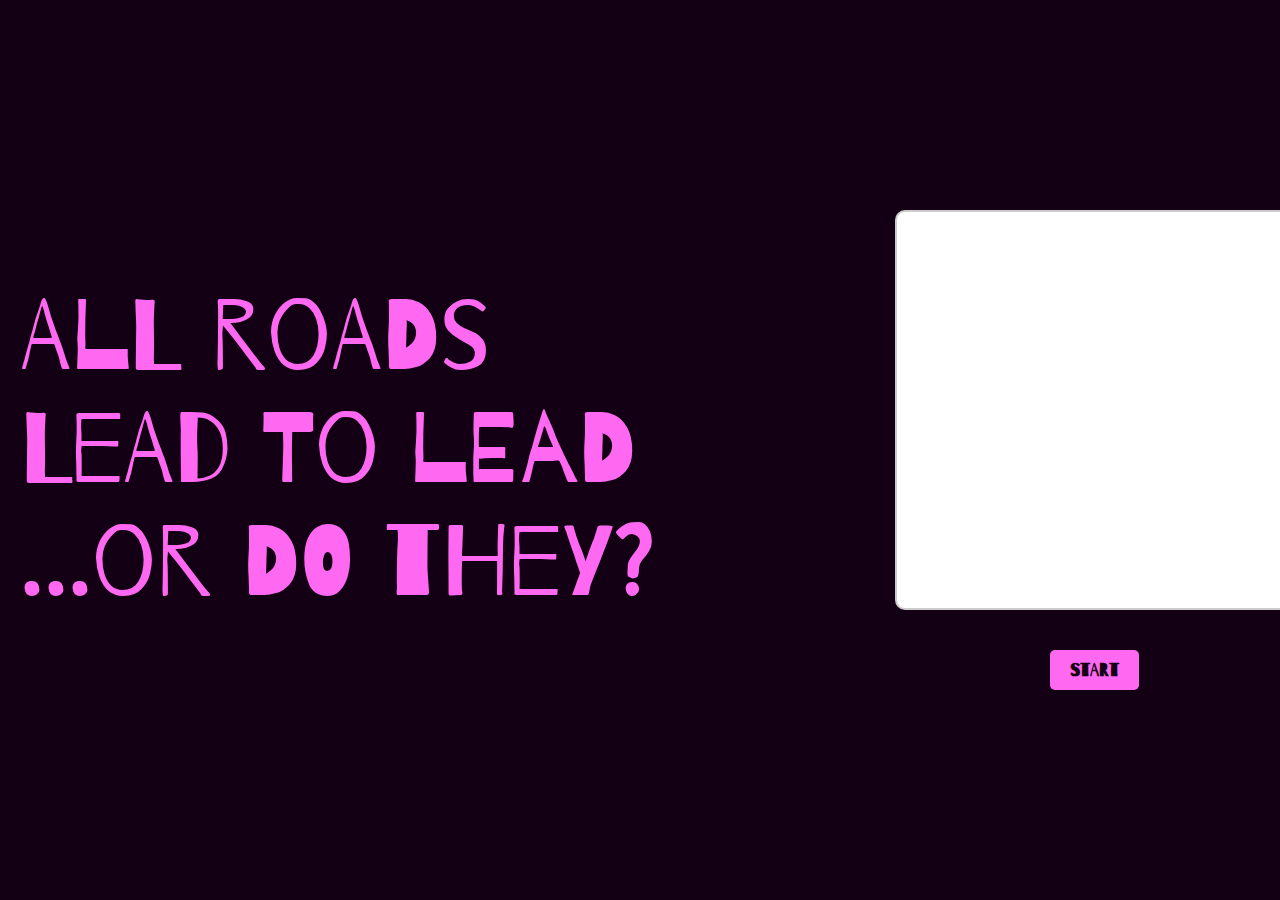
<file: lead/index.html>
<!DOCTYPE html>
<html lang="en">

<head>
    <meta charset="UTF-8">
    <meta name="viewport" content="width=device-width, initial-scale=1.0">
    <title>All Roads Lead to Lead</title>
    <link rel="stylesheet" href="style.css">
    <link rel="preconnect" href="https://fonts.googleapis.com">
    <link rel="preconnect" href="https://fonts.gstatic.com" crossorigin>
    <link href="https://fonts.googleapis.com/css2?family=Barrio&display=swap" rel="stylesheet">

    <!-- Include D3.js -->
    <script src="https://d3js.org/d3.v7.min.js"></script>
</head>

<body>
    <!-- Main Container -->
    <div class="main-container" id="main-container">
        <!-- Page 1 -->
        <section class="page1 home" id="page1">
            <div class="header">
                <div>All Roads</div>
                <div>Lead to Lead</div>
                <div>...or Do They?</div>
            </div>
            <div class="content">
                <svg id="graphic1" width="200" height="200"></svg>
                <button id="start-button">START</button>
            </div>
        </section>

        <!-- Page 2 -->
        <section class="page2 next" id="page2">
            <div>something</div>
            <div class="secondpage">
                <div class="content">
                    <svg id="graphic2" width="200" height="200"></svg>
                    <button id="back-button">BACK</button>
                </div>
                <div class="article"> what if i have a lot of text here then what happens</div>
            </div>
        </section>
    </div>
    <script src="script.js"></script>
</body>

</html>
</file>
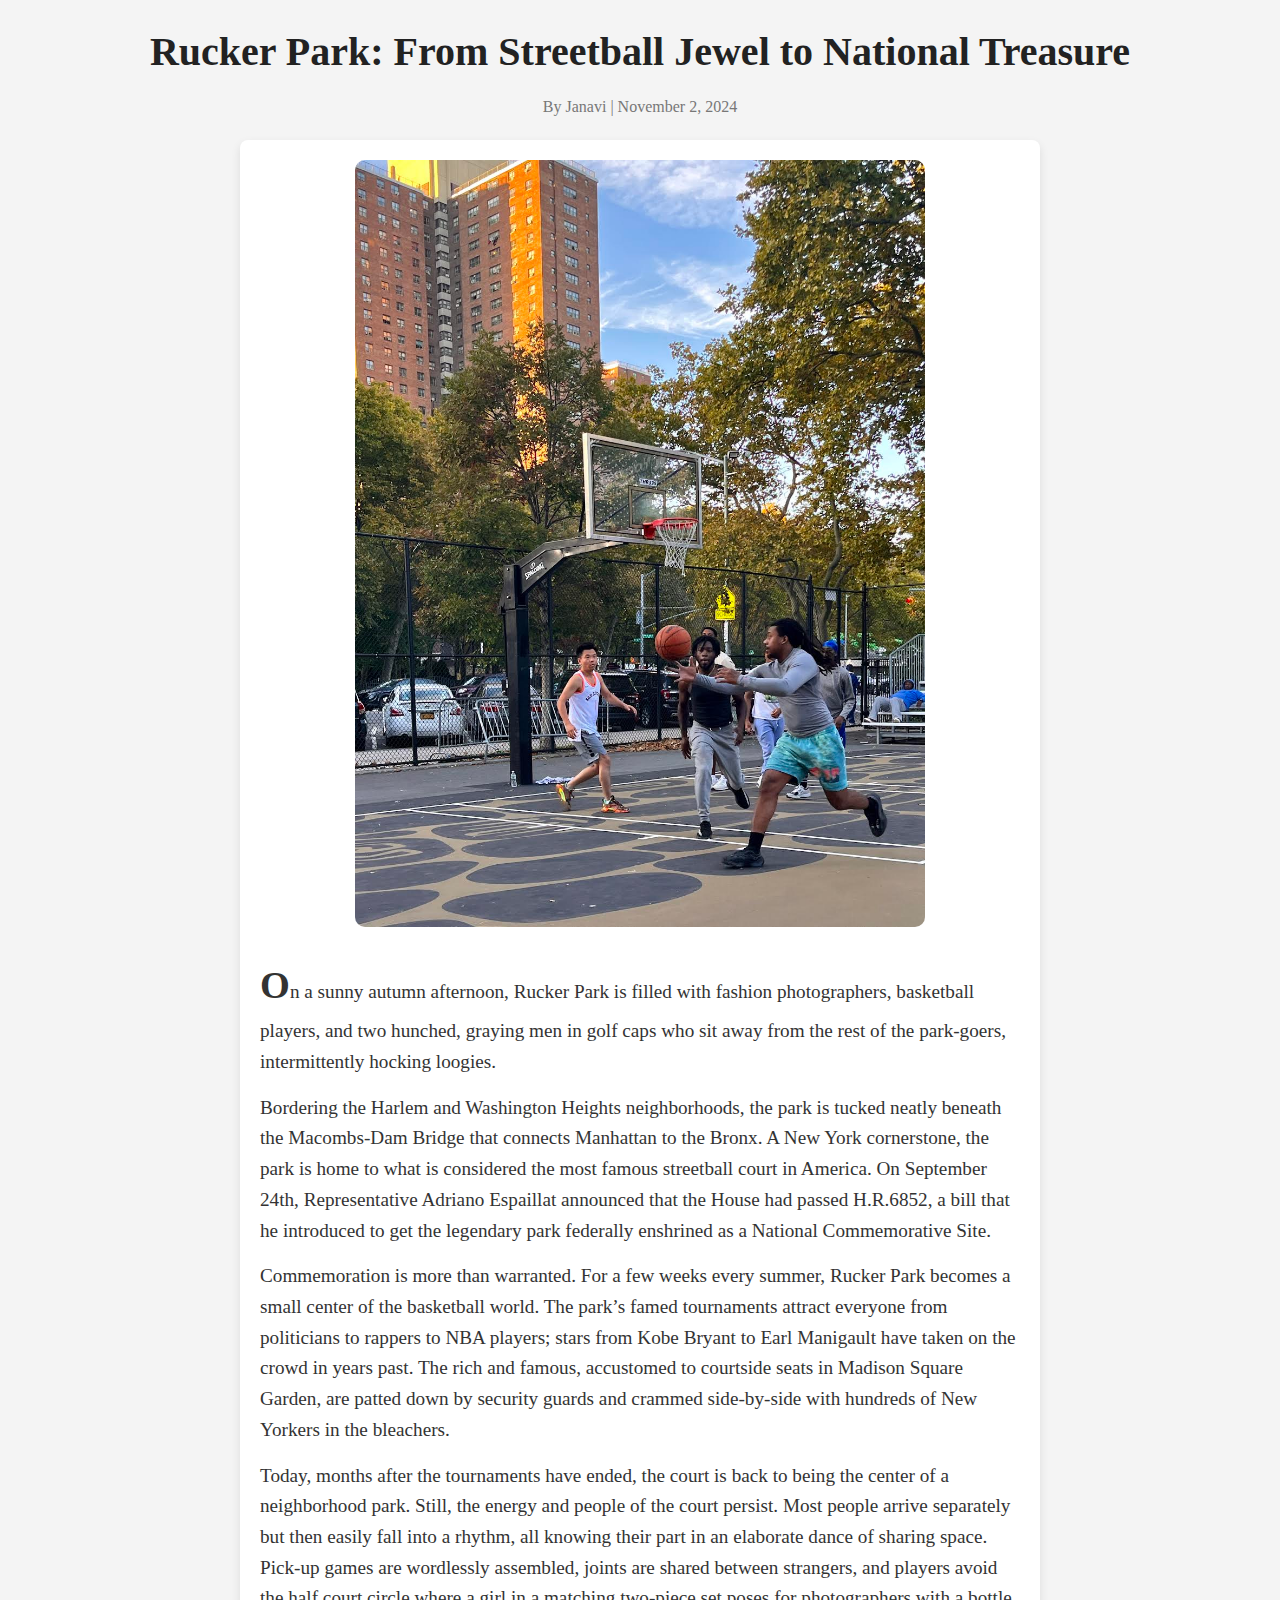
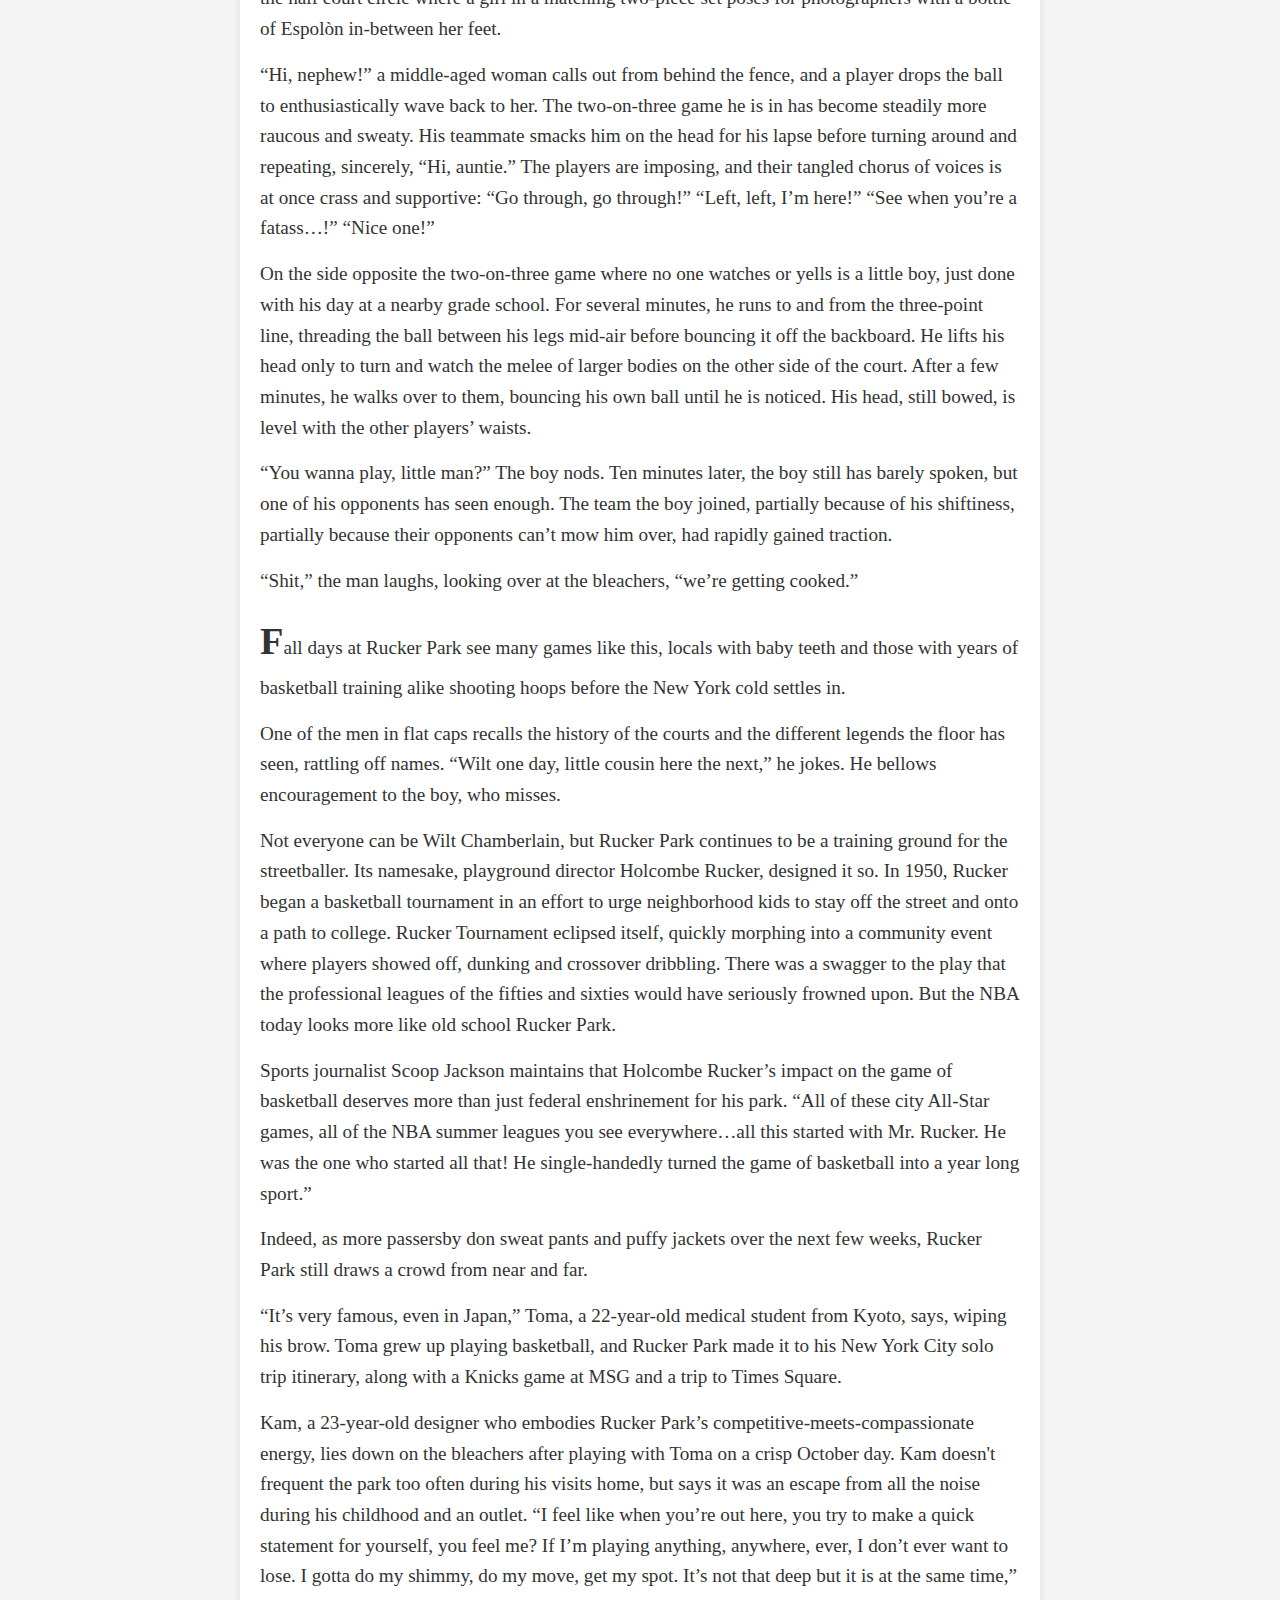
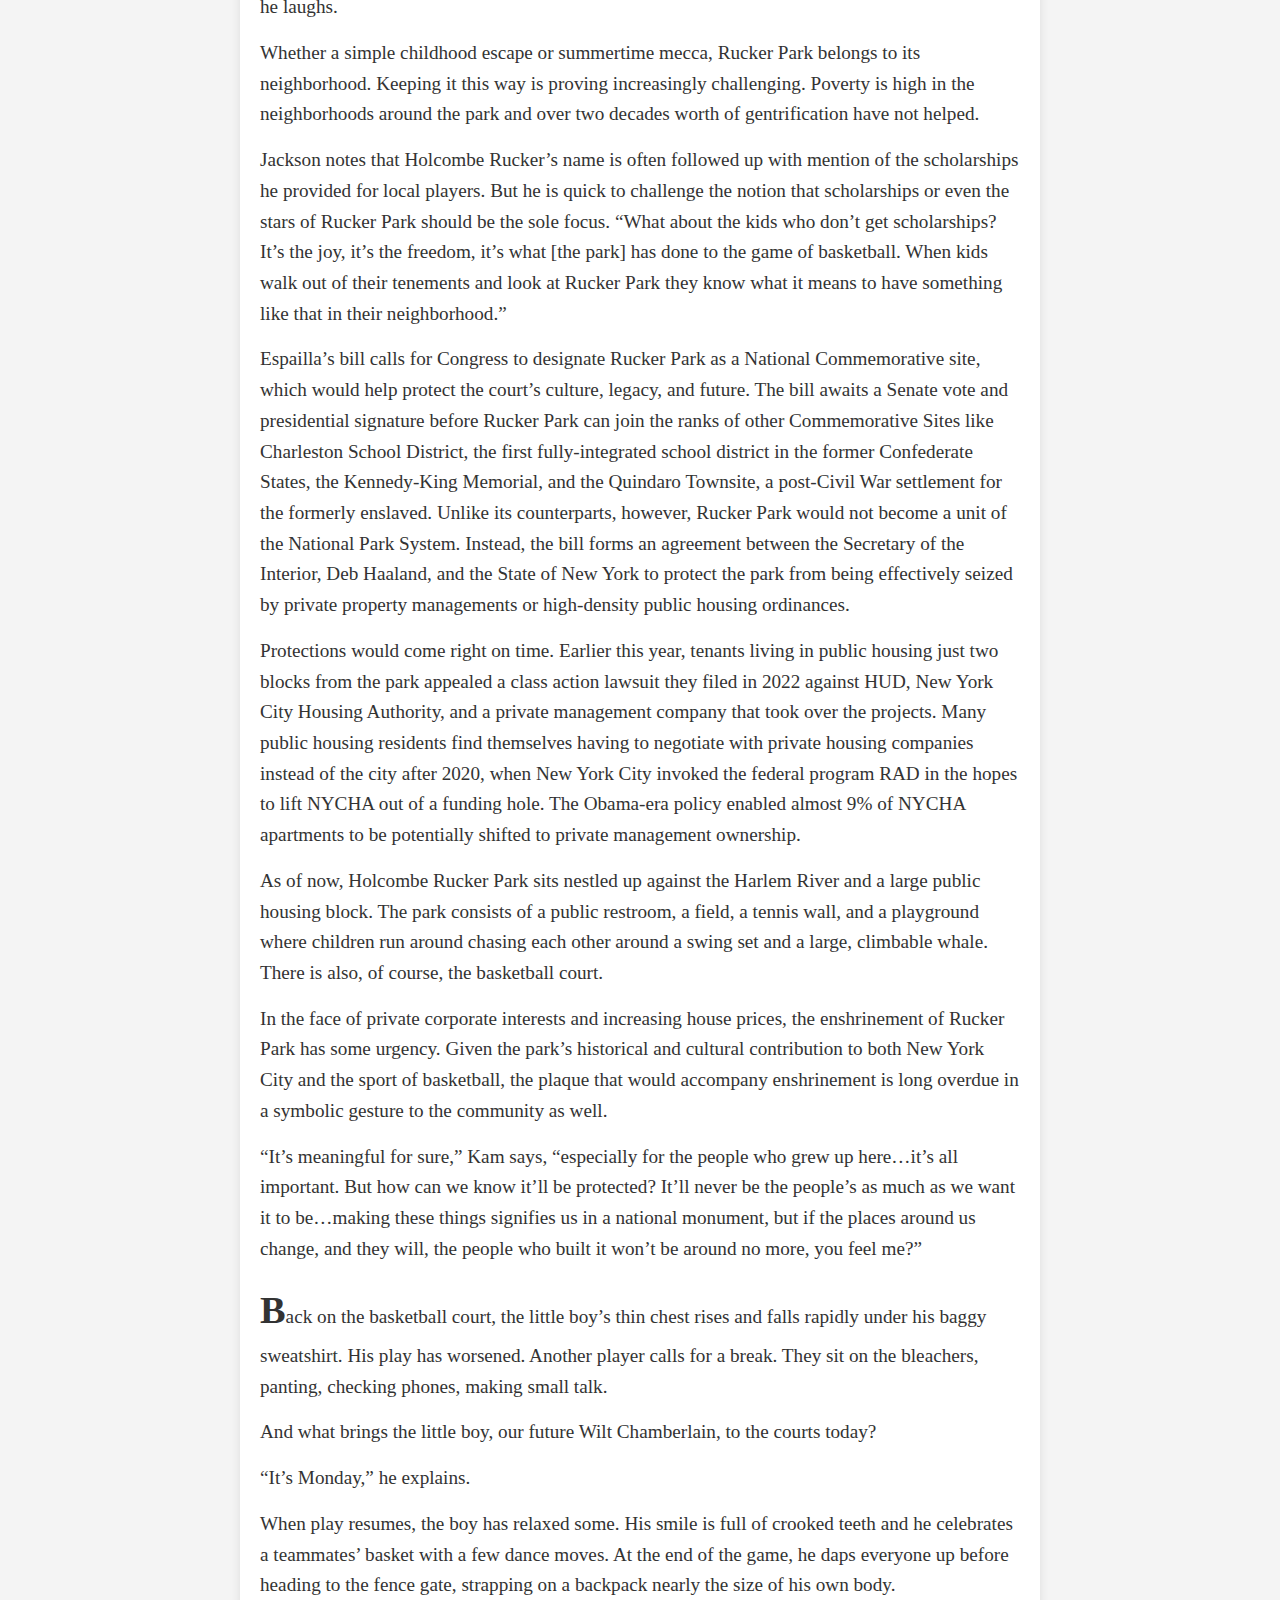
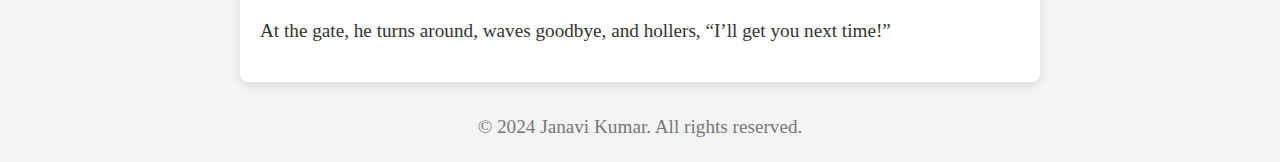
<file: ruckerpark/index.html>
<!DOCTYPE html>
<html lang="en">
<head>
    <meta charset="UTF-8">
    <meta name="viewport" content="width=device-width, initial-scale=1.0">
    <meta name="description" content="A simple news article layout">
    <title>Rucker Park</title>
    <link rel="stylesheet" href="styles.css">
</head>
<body>
    <header>
        <h1>Rucker Park: From Streetball Jewel to National Treasure</h1>
        <p class="author">By Janavi | November 2, 2024</p>
    </header>

    <article>
        <section class="image-section">
            <img src="0.jpg" alt="News image" class="article-image">
        </section>

        <section class="content">
            <p><b style="font-size: 2em;">O</b>n a sunny autumn afternoon, Rucker Park is filled with fashion photographers, basketball players, and two hunched, graying men in golf caps who sit away from the rest of the park-goers, intermittently hocking loogies.</p>
            <p>Bordering the Harlem and Washington Heights neighborhoods, the park is tucked neatly beneath the Macombs-Dam Bridge that connects Manhattan to the Bronx. A New York cornerstone, the park is home to what is considered the most famous streetball court in America. On September 24th, Representative Adriano Espaillat announced that the House had passed H.R.6852, a bill that he introduced to get the legendary park federally enshrined as a National Commemorative Site. </p>
            <p>Commemoration is more than warranted. For a few weeks every summer, Rucker Park becomes a small center of the basketball world. The park’s famed tournaments attract everyone from politicians to rappers to NBA players; stars from Kobe Bryant to Earl Manigault have taken on the crowd in years past. The rich and famous, accustomed to courtside seats in Madison Square Garden, are patted down by security guards and crammed side-by-side with hundreds of New Yorkers in the bleachers. </p>
            <p>Today, months after the tournaments have ended, the court is back to being the center of a neighborhood park. Still, the energy and people of the court persist. Most people arrive separately but then easily fall into a rhythm, all knowing their part in an elaborate dance of sharing space. Pick-up games are wordlessly assembled, joints are shared between strangers, and players avoid the half court circle where a girl in a matching two-piece set poses for photographers with a bottle of Espolòn in-between her feet. </p>
            <p>“Hi, nephew!” a middle-aged woman calls out from behind the fence, and a player drops the ball to enthusiastically wave back to her. The two-on-three game he is in has become steadily more raucous and sweaty. His teammate smacks him on the head for his lapse before turning around and repeating, sincerely, “Hi, auntie.” The players are imposing, and their tangled chorus of voices is at once crass and supportive:  “Go through, go through!” “Left, left, I’m here!” “See when you’re a fatass…!” “Nice one!”</p>
            <p>On the side opposite the two-on-three game where no one watches or yells is a little boy, just done with his day at a nearby grade school. For several minutes, he runs to and from the three-point line, threading the ball between his legs mid-air before bouncing it off the backboard. He lifts his head only to turn and watch the melee of larger bodies on the other side of the court. After a few minutes, he walks over to them, bouncing his own ball until he is noticed. His head, still bowed, is level with the other players’ waists.</p>
            <p>“You wanna play, little man?” The boy nods. Ten minutes later, the boy still has barely spoken, but one of his opponents has seen enough. The team the boy joined, partially because of his shiftiness, partially because their opponents can’t mow him over, had rapidly gained traction. </p>
            <p>“Shit,” the man laughs, looking over at the bleachers, “we’re getting cooked.”</p>

            <p><b style="font-size: 2em;">F</b>all days at Rucker Park see many games like this, locals with baby teeth and those with years of basketball training alike shooting hoops before the New York cold settles in. </p>
            <p>One of the men in flat caps recalls the history of the courts and the different legends the floor has seen, rattling off names. “Wilt one day, little cousin here the next,” he jokes. He bellows encouragement to the boy, who misses. </p>
            <p>Not everyone can be Wilt Chamberlain, but Rucker Park continues to be a training ground for the streetballer. Its namesake, playground director Holcombe Rucker, designed it so. In 1950, Rucker began a basketball tournament in an effort to urge neighborhood kids to stay off the street and onto a path to college. Rucker Tournament eclipsed itself, quickly morphing into a community event where players showed off, dunking and crossover dribbling. There was a swagger to the play that the professional leagues of the fifties and sixties would have seriously frowned upon. But the NBA today looks more like old school Rucker Park.
            </p>
            <p>Sports journalist Scoop Jackson maintains that Holcombe Rucker’s impact on the game of basketball deserves more than just federal enshrinement for his park. “All of these city All-Star games, all of the NBA summer leagues you see everywhere…all this started with Mr. Rucker. He was the one who started all that! He single-handedly turned the game of basketball into a year long sport.”
            </p>
            <p>Indeed, as more passersby don sweat pants and puffy jackets over the next few weeks, Rucker Park still draws a crowd from near and far.
            </p>
            <p>“It’s very famous, even in Japan,” Toma, a 22-year-old medical student from Kyoto, says, wiping his brow. Toma grew up playing basketball, and Rucker Park made it to his New York City solo trip itinerary, along with a Knicks game at MSG and a trip to Times Square.
            </p>
            <p>Kam, a 23-year-old designer who embodies Rucker Park’s competitive-meets-compassionate energy, lies down on the bleachers after playing with Toma on a crisp October day. Kam doesn't frequent the park too often during his visits home, but says it was an escape from all the noise during his childhood and an outlet. “I feel like when you’re out here, you try to make a quick statement for yourself, you feel me? If I’m playing anything, anywhere, ever, I don’t ever want to lose. I gotta do my shimmy, do my move, get my spot. It’s not that deep but it is at the same time,” he laughs. 
            </p>
            <p>Whether a simple childhood escape or summertime mecca, Rucker Park belongs to its neighborhood. Keeping it this way is proving increasingly challenging. Poverty is high in the neighborhoods around the park and over two decades worth of gentrification have not helped.  
            </p>
            <p>Jackson notes that Holcombe Rucker’s name is often followed up with mention of the scholarships he provided for local players. But he is quick to challenge the notion that scholarships or even the stars of Rucker Park should be the sole focus. “What about the kids who don’t get scholarships? It’s the joy, it’s the freedom, it’s what [the park] has done to the game of basketball. When kids walk out of their tenements and look at Rucker Park they know what it means to have something like that in their neighborhood.” 
            </p>
            <p>Espailla’s bill calls for Congress to designate Rucker Park as a National Commemorative site, which would help protect the court’s culture, legacy, and future. The bill awaits a Senate vote and presidential signature before Rucker Park can join the ranks of other Commemorative Sites like Charleston School District, the first fully-integrated school district in the former Confederate States, the Kennedy-King Memorial, and the Quindaro Townsite, a post-Civil War settlement for the formerly enslaved. Unlike its counterparts, however, Rucker Park would not become a unit of the National Park System. Instead, the bill forms an agreement between the Secretary of the Interior, Deb Haaland, and the State of New York to protect the park from being effectively seized by private property managements or high-density public housing ordinances. 
            </p>
            <p>Protections would come right on time. Earlier this year, tenants living in public housing just two blocks from the park appealed a class action lawsuit they filed in 2022 against HUD, New York City Housing Authority, and a private management company that took over the projects.  Many public housing residents find themselves having to negotiate with private housing companies instead of the city after 2020, when New York City invoked the federal program RAD in the hopes to lift NYCHA out of a funding hole. The Obama-era policy enabled almost 9% of NYCHA apartments to be potentially shifted to private management ownership. 
            </p>
            <p>As of now, Holcombe Rucker Park sits nestled up against the Harlem River and a large public housing block. The park consists of a public restroom, a field, a tennis wall, and a playground where children run around chasing each other around a swing set and a large, climbable whale. There is also, of course, the basketball court. 
            </p>
            <p>In the face of private corporate interests and increasing house prices, the enshrinement of Rucker Park has some urgency. Given the park’s historical and cultural contribution to both New York City and the sport of basketball, the plaque that would accompany enshrinement is long overdue in a symbolic gesture to the community as well. 
            </p>
            <p>“It’s meaningful for sure,” Kam says, “especially for the people who grew up here…it’s all important. But how can we know it’ll be protected? It’ll never be the people’s as much as we want it to be…making these things signifies us in a national monument, but if the places around us change, and they will, the people who built it won’t be around no more, you feel me?” 
            </p>

            <p><b style="font-size: 2em;">B</b>ack on the basketball court, the little boy’s thin chest rises and falls rapidly under his baggy sweatshirt.  His play has worsened.  Another player calls for a break. They sit on the bleachers, panting, checking phones, making small talk.
            </p>
            <p>And what brings the little boy, our future Wilt Chamberlain, to the courts today?
            </p>
            <p>“It’s Monday,” he explains.
            </p>
            <p>When play resumes, the boy has relaxed some.  His smile is full of crooked teeth and he celebrates a teammates’ basket with a few dance moves.  At the end of the game, he daps everyone up before heading to the fence gate, strapping on a backpack nearly the size of his own body. 
            </p>
            <p>At the gate, he turns around, waves goodbye, and hollers, “I’ll get you next time!”
            </p>
            
        </section>
    </article>

    <footer>
        <p>&copy; 2024 Janavi Kumar. All rights reserved.</p>
    </footer>
</body>
</html>
</file>
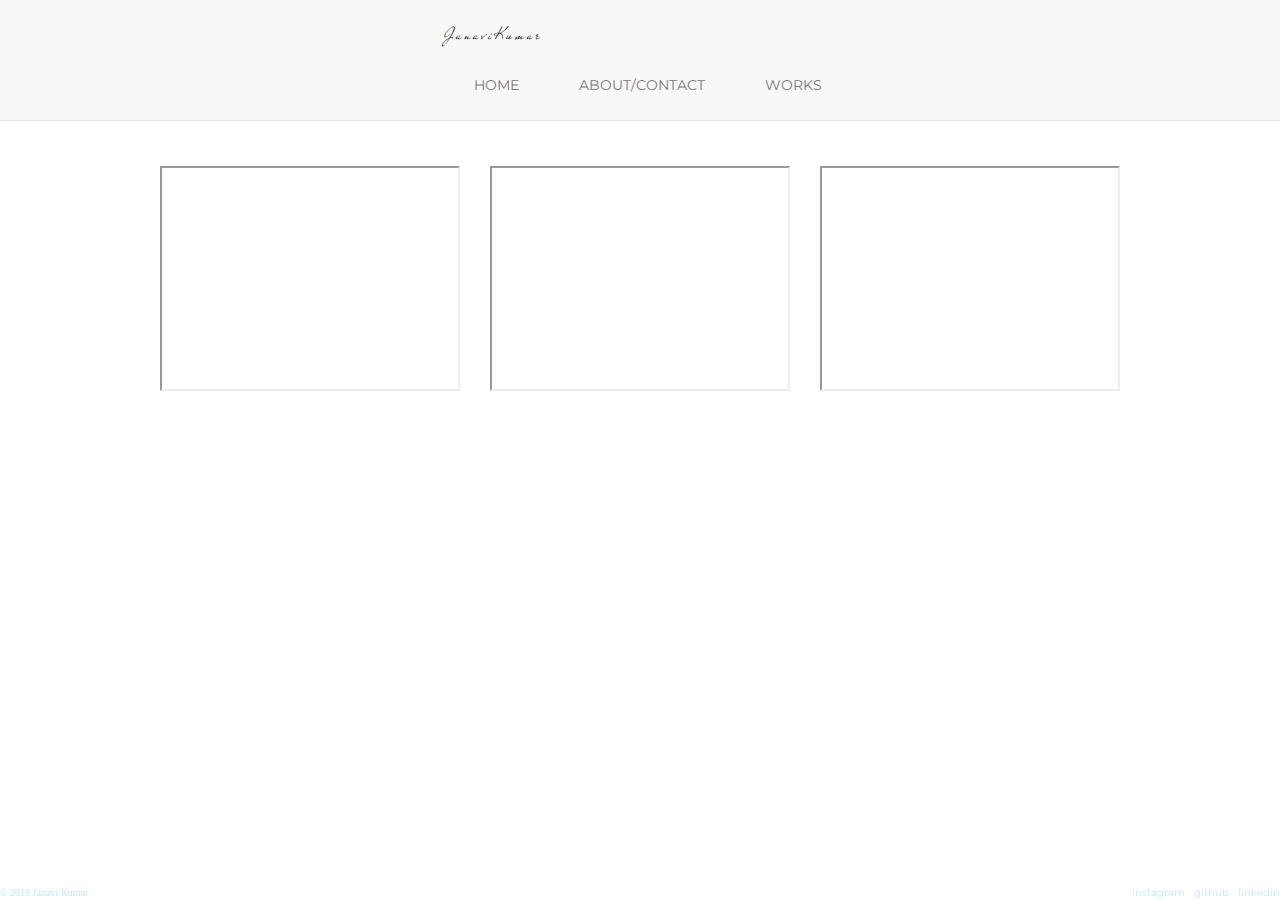
<file: dreamsonfilm.html>
<!DOCTYPE HTML>
<html lang="en">

<head>
  <title>Janavi Kumar | VISUAL DIAIRES</title>
  <meta charset="utf-8">
  <link rel="stylesheet" href="https://maxcdn.bootstrapcdn.com/bootstrap/3.3.7/css/bootstrap.min.css">
  <script src="https://ajax.googleapis.com/ajax/libs/jquery/1.12.4/jquery.min.js"></script>
  <script src="https://maxcdn.bootstrapcdn.com/bootstrap/3.3.7/js/bootstrap.min.js"></script>
  <link rel ="stylesheet" type = "text/css" href = "styles.css"/>
  <link href="https://fonts.googleapis.com/css?family=PT+Serif" rel="stylesheet">
  <link href="https://fonts.googleapis.com/css?family=Bungee+Hairline" rel="stylesheet">
  <link href="https://fonts.googleapis.com/css?family=Bungee+Hairline|Jacques+Francois" rel="stylesheet">
  <link href="https://fonts.googleapis.com/css?family=Bungee+Hairline|IM+Fell+Great+Primer+SC|Jacques+Francois|Mr+De+Haviland|Montserrat" rel="stylesheet">
</head>

<body>
    <style>
    .bg-1 h3 {font-family:'Mr De Haviland', serif;
        font-size:30px;
        color: #FFF;
        }
    .bg-1 h2{font-family:'Mr De Haviland', serif;
        font-size:75px;
        color: #FFF;
        }
    .bg-1 p {
        font-family: 'Mr De Haviland', serif;
        color: #FFF;
        }

    .btn{
        border:0px solid transparent; /* this was 1px earlier */
        font-family: 'Montserrat', serif;

        }


    </style>

        <div class = "bg-1">
    <div class = "container text-center">
        <h2>V i s u a l  D i a r i e s</h2>
        <h3><em>Dreams on Film</em></h3>
    </div>
    </div>

    <div class="container-fluid text-center bg-grey">
        <div class="row text-center">
            <div class="col-sm-4">
                <iframe width="300" height="225" src="https://www.youtube.com/embed/uUvVCTwk1EI">
                </iframe>
            </div>
                        <div class="col-sm-4">
                <iframe width="300" height="225" src="https://www.youtube.com/embed/uUvVCTwk1EI">
                </iframe>
            </div>
                        <div class="col-sm-4">
                <iframe width="300" height="225" src="https://www.youtube.com/embed/uUvVCTwk1EI">
                </iframe>
            </div>
        </div>
    </div>

<nav class="navbar navbar-default navbar-fixed-top">
  <div class="container-fluid">
    <div class="navbar-header">
      <button type="button" class="navbar-toggle" data-toggle="collapse" data-target="#myNavbar">
        <span class="icon-bar"></span>
        <span class="icon-bar"></span>
        <span class="icon-bar"></span>
      </button>
        <a class="navbar-brand" href="#" style="font-family: 'Mr De Haviland',serif; color:#000">J a n a v i   K u m a r</a>

    </div>
    <div class="collapse navbar-collapse" id="myNavbar">
      <ul class="nav navbar-nav navbar-right">
        <li><a href="index.html" class = "btn">HOME</a></li>
        <li><a href="about.html" class = "btn">ABOUT/CONTACT</a></li>
        <li><a href="projects.html" class = "btn">WORKS</a></li>

              </ul>
    </div>
  </div>

</nav>
<div style="font-family: 'Montserrat', serif; position: fixed; bottom: 0; right:0;font-size:10px;">
    <a href="https://instagram.com/janavikumar" style="color: #BDE8F7">instagram</a>
    &nbsp;
    <a href="https://github.com/janavikumar" style = "color:#BDE8F7">github</a>
    &nbsp;
    <a href="https://www.linkedin.com/in/janavi-kumar-017477107" style = "color:#BDE8F7">linkedin</a>
</div>

<div class="copyright">
<div style="font-family: 'IM Fell Great Primer SC', serif; position: fixed; bottom: 0; left:0;font-size:10px; color: #BDE8F7">
    © 2018 Janavi Kumar
</div>
</div>
</body>

</html>
</file>
<file: lead/style.css>
/* Reset */
* {
    margin: 0;
    padding: 0;
    box-sizing: border-box;
  }
  
  html, body {
    width: 100%;
    height: 100%;
    overflow: hidden; /* Prevent default scrolling */
    font-family: Arial, sans-serif;
    background-color: #140014;
  }
  
  /* Main Container */
  .main-container {
    display: flex;
    flex-direction: row; /* Horizontal scrolling effect */
    width: 200%; /* Two pages side by side */
    height: 100vh; /* Full viewport height */
    transition: transform 0.8s ease-in-out; /* Smooth slide effect */
    background-size: cover; /* Ensure it covers the entire screen */
    background-position: center; /* Center the image */
    background-attachment: fixed; /* Keep the background fixed during scroll */
  }

  /* Pages */
  .page1 {
    flex: 0 0 55%; /* Each page takes up full viewport width */
    height: 100vh;
    display: flex;
    justify-content: center; /* Center horizontally */
    align-items: center; /* Center vertically */
    position: relative;
    overflow: hidden;
  }

  .header {
    width: -webkit-fill-available;
    font-family: "Barrio", system-ui;
    font-weight: 400;
    font-style: normal;
    font-size: 100px;
    color: #ff69f2;
  }
  
  .page2 {
    flex: 0 0 125%; /* Each page takes up full viewport width */
    height: 100vh;
    display: flex;
    justify-content: center; /* Center horizontally */
    align-items: center; /* Center vertically */
    position: relative;
    overflow: hidden;
  }

  /* Home Page */
  .home {
    display: flex;
    justify-content: center;
    align-items: center;
    padding: 20px;
  }
  
  /* Left Graphic */
  .left-graphic {
    display: flex;
    justify-content: center;
    align-items: center;
    flex: 1; /* Takes up remaining space */
  }
  
  .left-graphic img {
    max-width: 100%;
    max-height: 80%;
    object-fit: contain; /* Ensure the graphic scales well */
    display: block;
  }
  
  /* Content Wrapper */
  .content {
    display: flex;
    flex-direction: column;
    justify-content: center;
    align-items: center;
    text-align: center;
    width: 75%; /* Adjust as needed */
  }
  
  /* Graphic */
  svg {
    margin-bottom: 20px;
    border: 2px solid #ccc;
    border-radius: 10px;
    background-color: white;
    width: 100%; /* Make the graphic responsive */
    max-width: 400px; /* Optional: set max width */
    height: auto; /* Maintain aspect ratio */
    display: block;
  }
  
  /* Buttons */
  button {
    padding: 10px 20px;
    font-size: 18px;
    color: #140014;
    font-family: "Barrio", system-ui;
    font-weight: bold;
    background-color: #ff69f2;
    border: none;
    border-radius: 5px;
    cursor: pointer;
    transition: background-color 0.3s ease;
    margin-top: 20px; /* Space between the graphic and the button */
  }
  
  button:hover {
    background-color: #7c0d72;
  }

  .secondpage {
    display: flex;
    flex-direction: row;
  }

  .article {
    margin-left: 100px;
    color: #ff69f2; 
  }
</file>
<file: ruckerpark/styles.css>
/* Basic Reset */
* {
    margin: 0;
    padding: 0;
    box-sizing: border-box;
}

/* Body styling */
body {
    font-family: 'Georgia', serif;
    line-height: 1.6;
    background-color: #f4f4f4;
    color: #333;
    margin: 20px;
}

/* Header styling */
header {
    text-align: center;
    margin-bottom: 20px;
}

header h1 {
    font-size: 2.5em;
    color: #222;
    margin-bottom: 10px;
}

header .author {
    font-size: 1em;
    color: #777;
    margin-bottom: 20px;
}

/* Image styling */
.image-section {
    text-align: center;
    margin-bottom: 20px;
}

.article-image {
    max-width: 75%;
    height: auto;
    border-radius: 10px;
}

/* Article content styling */
article {
    max-width: 800px;
    margin: 0 auto;
    background-color: #fff;
    padding: 20px;
    border-radius: 8px;
    box-shadow: 0 4px 10px rgba(0, 0, 0, 0.1);
}

h2 {
    font-size: 1.8em;
    margin-top: 20px;
    color: #222;
}

h3 {
    font-size: 1.5em;
    margin-top: 15px;
    color: #444;
}

p {
    font-size: 1.2em;
    margin-bottom: 15px;
}

/* Footer styling */
footer {
    text-align: center;
    margin-top: 30px;
    font-size: 1em;
    color: #777;
}

/* Responsiveness */
@media (max-width: 768px) {
    article {
        padding: 15px;
    }

    header h1 {
        font-size: 2em;
    }

    h2 {
        font-size: 1.5em;
    }

    h3 {
        font-size: 1.3em;
    }
}
</file>
<file: styles.css>
@import url('https://fonts.googleapis.com/css2?family=Alumni+Sans+Pinstripe:ital@0;1&family=Italiana&family=Jim+Nightshade&display=swap" rel="stylesheet');

/* General Reset */
body, html {
    display: flex;
    flex-direction: column;
    min-height: 100vh;
    margin: 0;
    padding: 0;
    font-family: 'Italiana', sans-serif; /* Apply custom font */
    box-sizing: border-box;
}

/* Main content should take up available space */
main {
    flex: 1; /* Fills the remaining space above the footer */
}

/* Image styling */
.profimage {
    position: absolute;
    top: 0;
    left: 0;
    width: 40%; /* Make the image take up half of the screen width */
    height: 95%; /* Make it cover the full height of the viewport */
    object-fit: cover; /* Ensure it covers the space without distortion */
    z-index: -10; /* Position it behind the text */
    opacity: .55;
}

/* Navigation Bar */
nav {
    display: flex;
    justify-content: center;
    background-color: white;
    padding: 10px;
    position: fixed;
    width: 100%;
    top: 0;
    z-index: 100;
}

nav a {
    color: rgb(0, 51, 43);
    margin: 0 15px;
    text-decoration: none;
    font-size: 18px;
}

nav a:hover {
    text-decoration: none;
    font-weight: bold;
}


/* Landing Page */
.landing {
    background-image: url('images/landing.jpg');
    background-size: cover;
    background-position: center;
    height: 100vh;
    display: flex;
    align-items: center;
    justify-content: center;
    color: rgb(0, 51, 43);
    text-align: left;
    position: relative;
}

.fade-in {
    animation: fadeIn 1s ease-in;
}
@keyframes fadeIn {
    from {
        opacity: 0;
    }
    to {
        opacity: 1;
    }
}

.fade-in h1 {
    color: rgb(0, 51, 43);
    font-size: 6em;
    margin-bottom: 10px;
}

.fade-in p {
    font-size: 2em;
}

.fade-in p1 {
    font-size: 1.6em;
    font-weight: bold;
}

.fade-in p2 {
    font-size: 1.3em;
    font-weight: bold;
}

/* Subpage Content */
.portfoliocontent {
    padding: 100px 20px;
    text-align: center;    
}

.portfoliocontent h1 {
    font-size: 2.5em;
    margin-bottom: 20px;
}

.portfoliocontent p {
    font-size: 1.2em;
    line-height: 1.6;
}

.portfoliocontent a:link {
    text-decoration: none;
    color: rgb(0, 51, 43);
    margin: 40px;
}

a:hover {
    font-weight: bold;
    text-decoration: underline;
}

a:link {
    text-decoration: none;
    color: rgb(0, 51, 43);
}

a:visited {
    text-decoration: none;
    color: rgb(0, 51, 43);
}

a:active {
    text-decoration: none;
    color: rgb(0, 51, 43);
}

/* Footer Styling */
footer {
    background-color: white;
    text-align: center;
    padding: 20px;
    margin-top: 20px;
    border-top: 1px solid #ddd;
    font-family: 'Italiana', sans-serif; 
}

footer a {
    color: rgb(0, 51, 43);
    text-decoration: none;
    margin: 0 10px;
    font-size: 18px;
    transition: color 0.3s ease-in-out;
}

footer a:hover {
    font-weight:bold;
}

.portfolio-links {
    display: none;
    opacity: 0;
    flex-direction: column;
    align-items: flex-end;         /* aligns all child links to the right */
    position: fixed;               /* fixed to the screen, not parent */
    top: 30%;
    right: 5%;
    background-color: rgba(255, 255, 255, 0.8);
    padding: 20px;
    border-radius: 12px;
    max-width: 90vw;               /* adapts on small screens */
    opacity: 0;
    transition: opacity 0.6s ease-in-out;
    z-index: 1000;                 /* keeps it above background elements */
    max-height: 80vh;
    overflow-y: auto;
}

.portfolio-links.fade-in {
    opacity: 1;
}

.portfolio-links p {
    margin: 10px 0;
}

.portfolio-links a {
    font-size: 0.6em;
    font-weight: bold;
    color: rgb(0, 51, 43);
    text-decoration: none;
    white-space: nowrap;
    text-align: right;
}

.portfolio-links a:hover {
    text-decoration: underline;
    font-weight: bold;
}

.portfolio-trigger {
    cursor: pointer;
    font-weight: normal;
    text-decoration: none;
}

.portfolio-trigger:hover {
    text-decoration: underline;
}

.contact {
    display: block;
    margin-top: 30px; 
    font-size: 1.2em !important;
}
</file>
